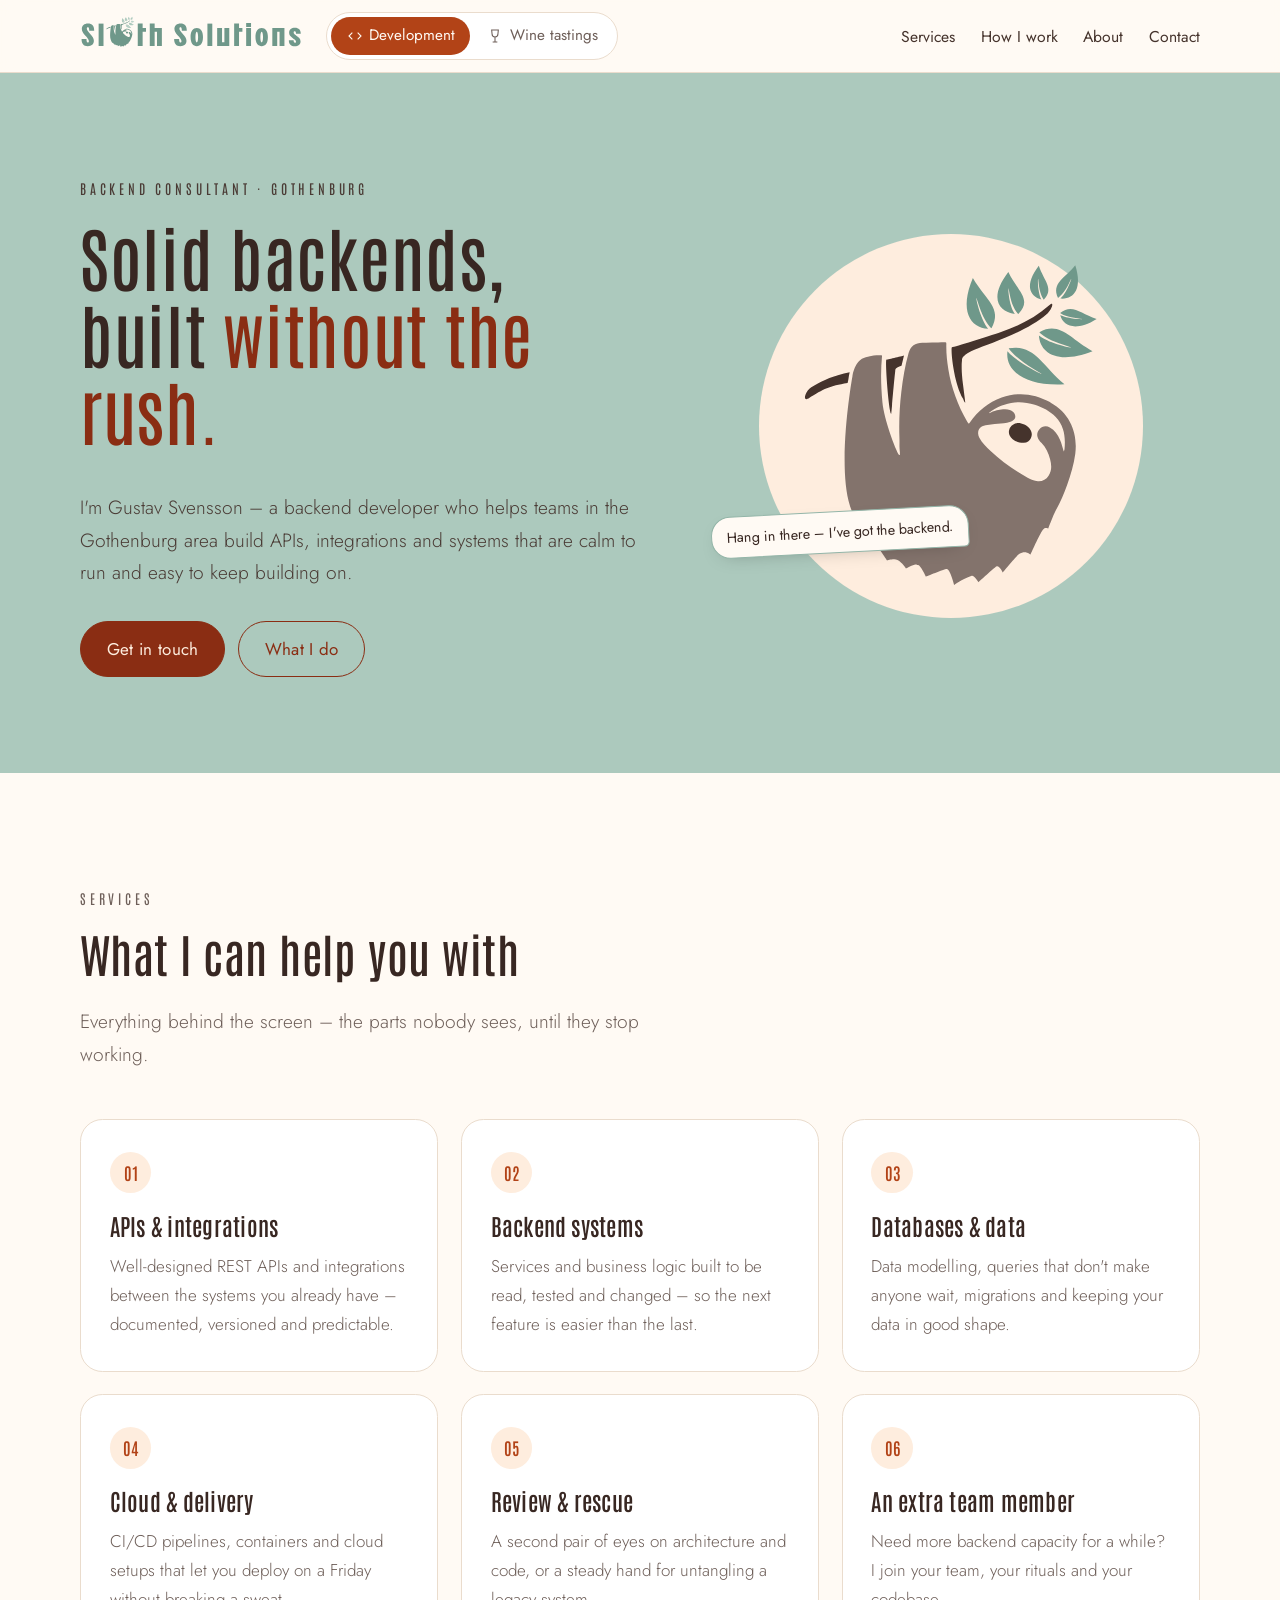
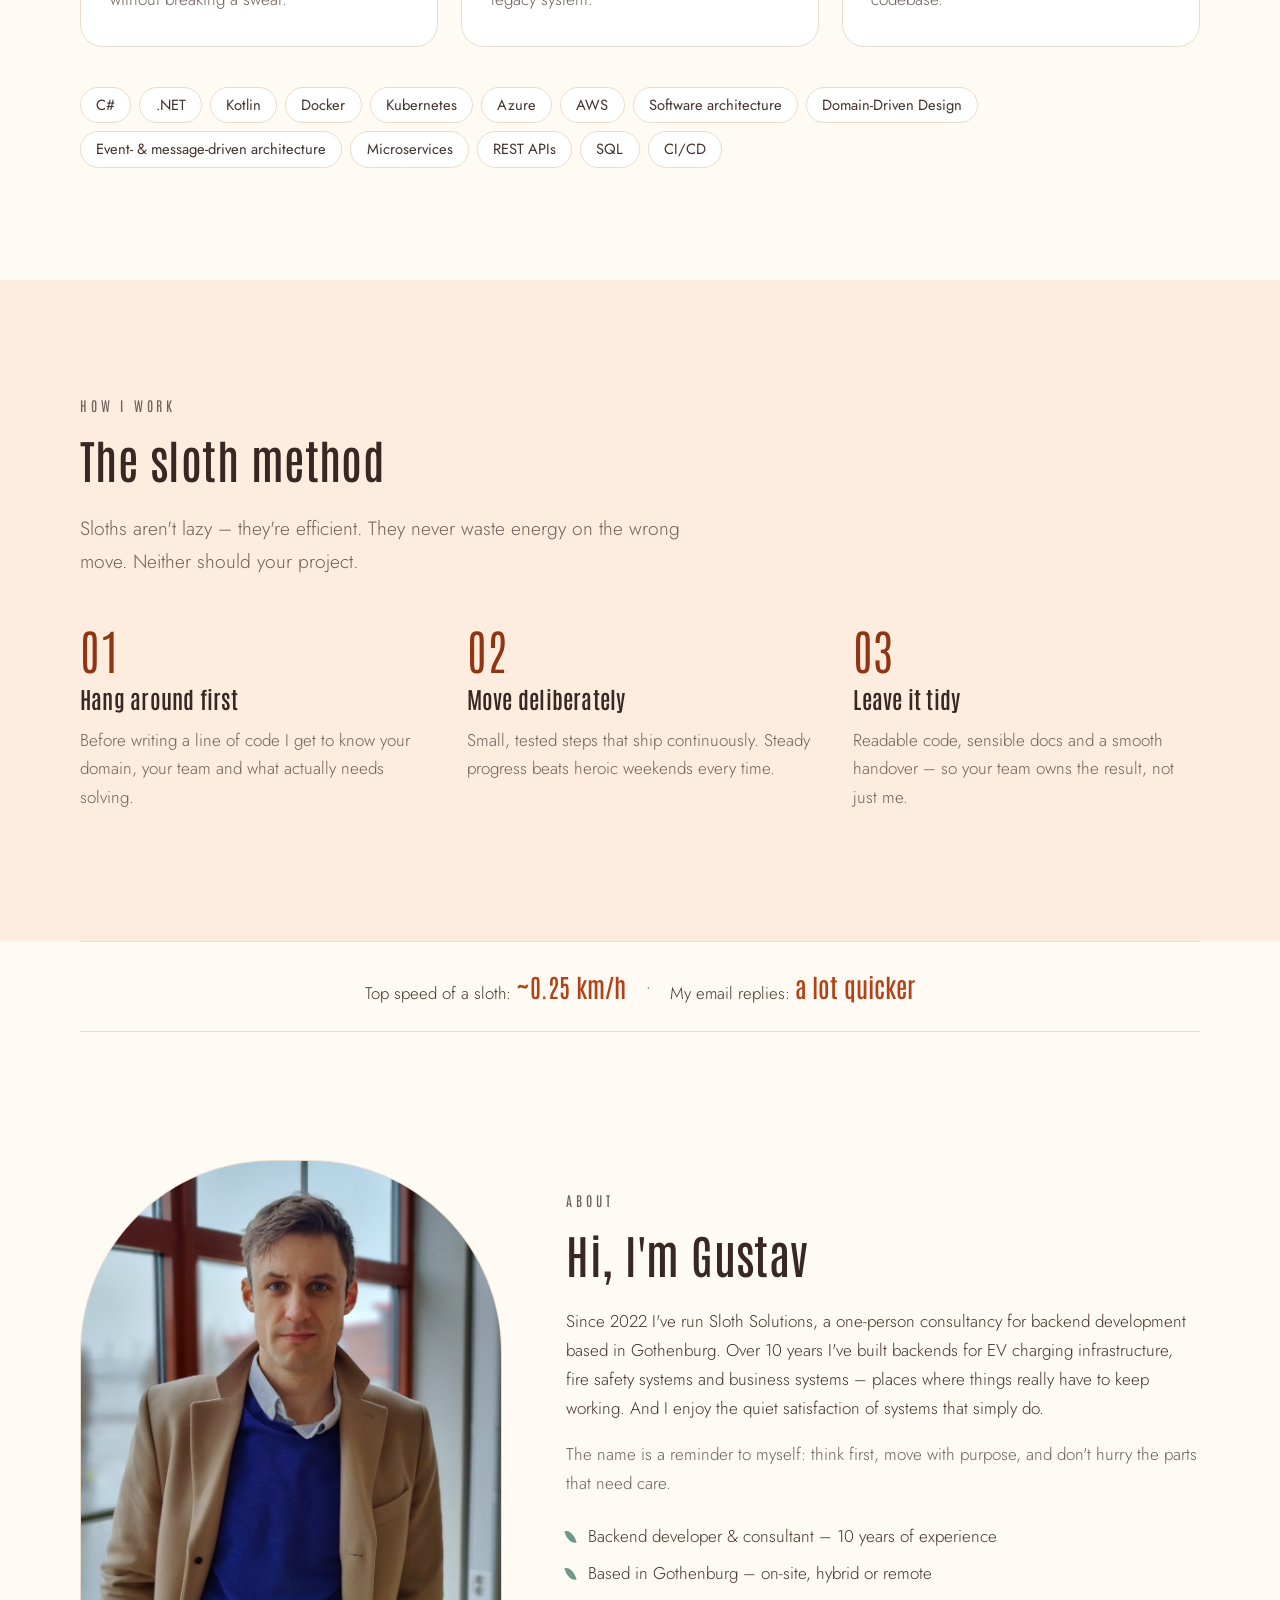
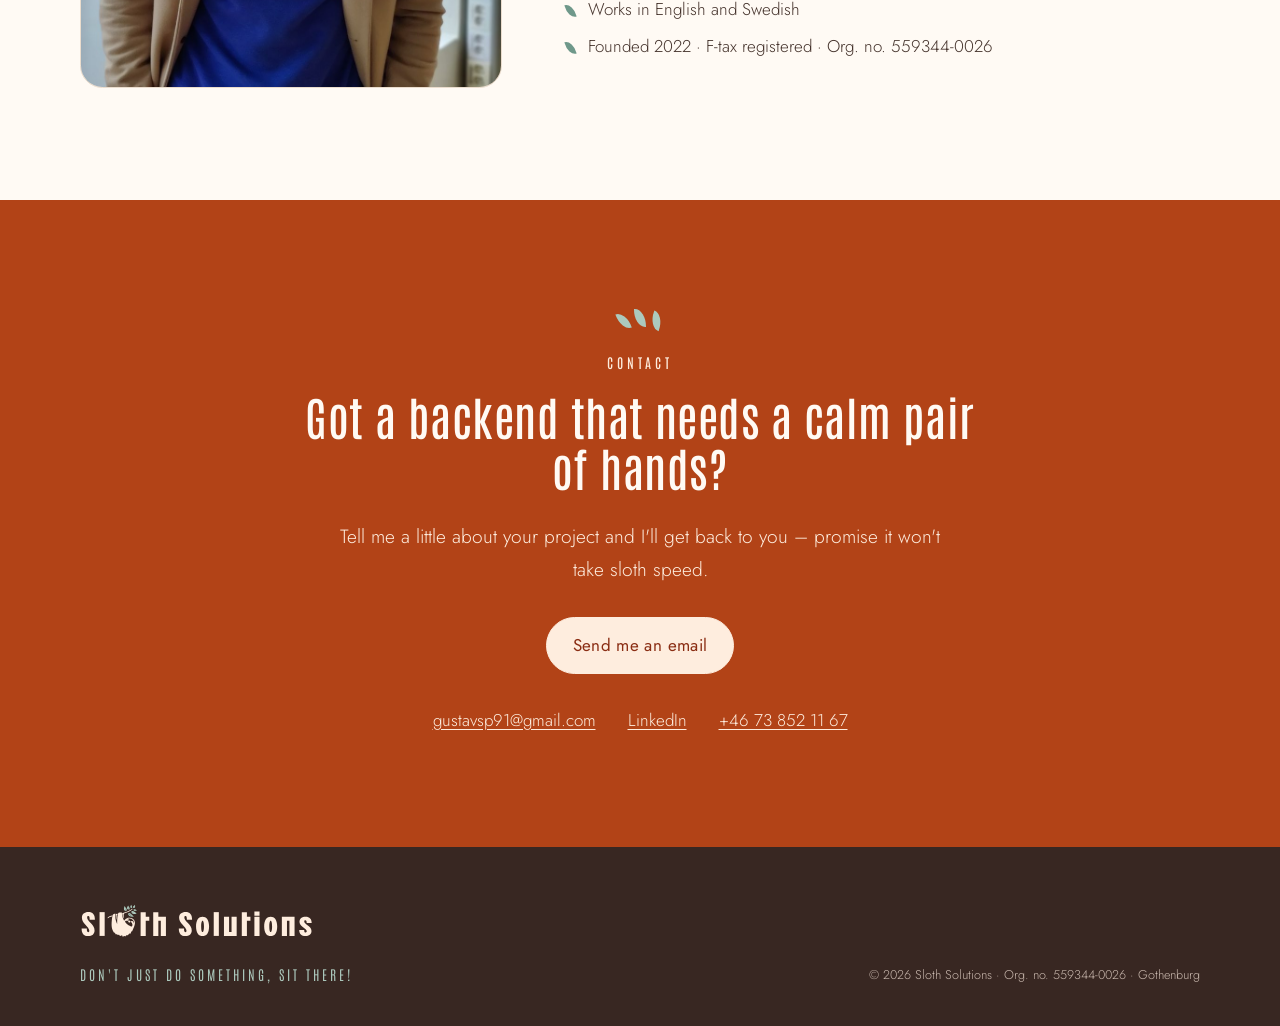
<file: index.html>
<!DOCTYPE html>
<!-- Change data-theme to switch colour theme (see css/themes.css):
     sloth | sage | espresso -->
<html lang="en" data-theme="sloth">
<head>
  <meta charset="utf-8">
  <meta name="viewport" content="width=device-width, initial-scale=1">
  <title>Sloth Solutions – Backend developer in Gothenburg</title>
  <meta name="description" content="Sloth Solutions – Gustav Svensson, backend developer and consultant in Gothenburg. Calm, solid backend development: APIs, integrations, databases and cloud.">
  <link rel="icon" type="image/svg+xml" href="assets/img/logo-figure.svg">

  <!-- Fonts: Antonio (headings, stand-in for BC Ludva) + Jost (body) -->
  <link rel="preconnect" href="https://fonts.googleapis.com">
  <link rel="preconnect" href="https://fonts.gstatic.com" crossorigin>
  <link href="https://fonts.googleapis.com/css2?family=Antonio:wght@300;400;500;600&family=Jost:wght@300;400;500&display=swap" rel="stylesheet">

  <link rel="stylesheet" href="css/themes.css">
  <link rel="stylesheet" href="css/style.css">
</head>
<body>

<!-- ============================================================
     HEADER: logo, the two "tabs" and the section links
     ============================================================ -->
<header class="site-header">
  <nav class="container nav" aria-label="Main">
    <a class="brand" href="index.html">
      <img class="logo-on-light" src="assets/img/logotext-green.svg" alt="Sloth Solutions">
      <img class="logo-on-dark" src="assets/img/logotext-beige.svg" alt="Sloth Solutions">
    </a>

    <!-- The two tabs. aria-current="page" marks the active one. -->
    <div class="tabs">
      <a href="index.html" aria-current="page">
        <svg viewBox="0 0 24 24" fill="none" stroke="currentColor" stroke-width="1.6" aria-hidden="true"><path d="M8 7l-5 5 5 5M16 7l5 5-5 5"/></svg>
        Development
      </a>
      <a href="wine.html">
        <svg viewBox="0 0 24 24" fill="none" stroke="currentColor" stroke-width="1.6" aria-hidden="true"><path d="M7 3h10l-.6 6a4.4 4.4 0 0 1-8.8 0L7 3zM12 13.5V21M8.5 21h7"/></svg>
        Wine tastings
      </a>
    </div>

    <button class="menu-toggle" aria-expanded="false" aria-controls="nav-links">Menu</button>
    <ul class="nav-links" id="nav-links">
      <li><a href="#services">Services</a></li>
      <li><a href="#method">How I work</a></li>
      <li><a href="#about">About</a></li>
      <li><a href="#contact">Contact</a></li>
    </ul>
  </nav>
</header>

<main>

<!-- ============================================================
     HERO
     ============================================================ -->
<section class="hero" data-theme="poster">
  <div class="container hero-grid">
    <div class="reveal">
      <span class="eyebrow">Backend consultant · Gothenburg</span>
      <h1>Solid backends,<br>built <em>without the rush.</em></h1>
      <p class="lead">
        I'm Gustav Svensson – a backend developer who helps teams in the Gothenburg area
        build APIs, integrations and systems that are calm to run and easy to keep building on.
      </p>
      <div class="btn-row">
        <a class="btn btn--primary" href="#contact">Get in touch</a>
        <a class="btn btn--ghost" href="#services">What I do</a>
      </div>
    </div>

    <div class="hero-art" aria-hidden="true">
      <img class="sloth" src="assets/img/logo-figure.svg" alt="">
      <span class="bubble">Hang in there – I've got the backend.</span>
    </div>
  </div>
</section>

<!-- ============================================================
     SERVICES – copy a <article class="card"> block to add one
     ============================================================ -->
<section class="section" id="services">
  <div class="container">
    <div class="section-head reveal">
      <span class="eyebrow">Services</span>
      <h2>What I can help you with</h2>
      <p class="lead">Everything behind the screen – the parts nobody sees, until they stop working.</p>
    </div>

    <div class="cards">
      <article class="card reveal">
        <div class="icon">01</div>
        <h3>APIs &amp; integrations</h3>
        <p>Well-designed REST APIs and integrations between the systems you already have – documented, versioned and predictable.</p>
      </article>

      <article class="card reveal">
        <div class="icon">02</div>
        <h3>Backend systems</h3>
        <p>Services and business logic built to be read, tested and changed – so the next feature is easier than the last.</p>
      </article>

      <article class="card reveal">
        <div class="icon">03</div>
        <h3>Databases &amp; data</h3>
        <p>Data modelling, queries that don't make anyone wait, migrations and keeping your data in good shape.</p>
      </article>

      <article class="card reveal">
        <div class="icon">04</div>
        <h3>Cloud &amp; delivery</h3>
        <p>CI/CD pipelines, containers and cloud setups that let you deploy on a Friday without breaking a sweat.</p>
      </article>

      <article class="card reveal">
        <div class="icon">05</div>
        <h3>Review &amp; rescue</h3>
        <p>A second pair of eyes on architecture and code, or a steady hand for untangling a legacy system.</p>
      </article>

      <article class="card reveal">
        <div class="icon">06</div>
        <h3>An extra team member</h3>
        <p>Need more backend capacity for a while? I join your team, your rituals and your codebase.</p>
      </article>
    </div>

    <!-- Technologies & topics – one <li> per chip, add/remove freely -->
    <ul class="chips reveal" aria-label="Technologies and topics">
      <li>C#</li>
      <li>.NET</li>
      <li>Kotlin</li>
      <li>Docker</li>
      <li>Kubernetes</li>
      <li>Azure</li>
      <li>AWS</li>
      <li>Software architecture</li>
      <li>Domain-Driven Design</li>
      <li>Event- &amp; message-driven architecture</li>
      <li>Microservices</li>
      <li>REST APIs</li>
      <li>SQL</li>
      <li>CI/CD</li>
    </ul>
  </div>
</section>

<!-- ============================================================
     HOW I WORK – "the sloth method"
     ============================================================ -->
<section class="section section--alt" id="method">
  <div class="container">
    <div class="section-head reveal">
      <span class="eyebrow">How I work</span>
      <h2>The sloth method</h2>
      <p class="lead">Sloths aren't lazy – they're efficient. They never waste energy on the wrong move. Neither should your project.</p>
    </div>

    <div class="steps">
      <div class="step reveal">
        <h3>Hang around first</h3>
        <p>Before writing a line of code I get to know your domain, your team and what actually needs solving.</p>
      </div>
      <div class="step reveal">
        <h3>Move deliberately</h3>
        <p>Small, tested steps that ship continuously. Steady progress beats heroic weekends every time.</p>
      </div>
      <div class="step reveal">
        <h3>Leave it tidy</h3>
        <p>Readable code, sensible docs and a smooth handover – so your team owns the result, not just me.</p>
      </div>
    </div>
  </div>
</section>

<!-- Fun fact strip -->
<div class="container">
  <p class="funfact reveal">
    <span>Top speed of a sloth: <b>~0.25 km/h</b></span>
    <span aria-hidden="true">·</span>
    <span>My email replies: <b>a lot quicker</b></span>
  </p>
</div>

<!-- ============================================================
     ABOUT
     ============================================================ -->
<section class="section" id="about">
  <div class="container about-grid">
    <!-- Photo: gustav-web.jpg is a resized copy of gustav.jpg (900 px wide, ~95 KB) -->
    <div class="portrait reveal">
      <img src="assets/img/gustav-web.jpg" alt="Gustav Svensson" width="900" height="1197" loading="lazy">
    </div>

    <div class="reveal">
      <span class="eyebrow">About</span>
      <h2>Hi, I'm Gustav</h2>
      <p>
        Since 2022 I've run Sloth Solutions, a one-person consultancy for backend development based in Gothenburg.
        Over 10 years I've built backends for EV charging infrastructure, fire safety systems
        and business systems – places where things really have to keep working. And I enjoy
        the quiet satisfaction of systems that simply do.
      </p>
      <p class="muted">
        The name is a reminder to myself: think first, move with purpose, and don't hurry
        the parts that need care.
      </p>
      <ul class="facts">
        <li>Backend developer &amp; consultant – 10 years of experience</li>
        <li>Based in Gothenburg – on-site, hybrid or remote</li>
        <li>Works in English and Swedish</li>
        <li>Founded 2022 · F-tax registered · Org. no. 559344-0026</li>
      </ul>
    </div>
  </div>
</section>

<!-- ============================================================
     CONTACT
     ============================================================ -->
<section class="section cta" id="contact" data-theme="rust">
  <div class="container narrow reveal">
    <div class="leaves" aria-hidden="true"><span></span><span></span><span></span></div>
    <span class="eyebrow">Contact</span>
    <h2>Got a backend that needs a calm pair of hands?</h2>
    <p class="lead">Tell me a little about your project and I'll get back to you – promise it won't take sloth speed.</p>
    <div class="btn-row">
      <a class="btn btn--primary" href="mailto:gustavsp91@gmail.com?subject=Backend%20project">Send me an email</a>
    </div>
    <ul class="contact-list">
      <li><a href="mailto:gustavsp91@gmail.com">gustavsp91@gmail.com</a></li>
      <li><a href="https://www.linkedin.com/in/gustav-svensson-63603567/" target="_blank" rel="noopener">LinkedIn</a></li>
      <li><a href="tel:+46738521167">+46 73 852 11 67</a></li>
    </ul>
  </div>
</section>

</main>

<!-- ============================================================
     FOOTER
     ============================================================ -->
<footer class="site-footer" data-theme="espresso">
  <div class="container footer-grid">
    <div>
      <img class="logo-on-dark" src="assets/img/logotext-beige.svg" alt="Sloth Solutions">
      <p class="tagline">Don't just do something, sit there!</p>
    </div>
    <small>© <span data-year></span> Sloth Solutions · Org. no. 559344-0026 · Gothenburg</small>
  </div>
</footer>

<script src="js/main.js"></script>
</body>
</html>
</file>
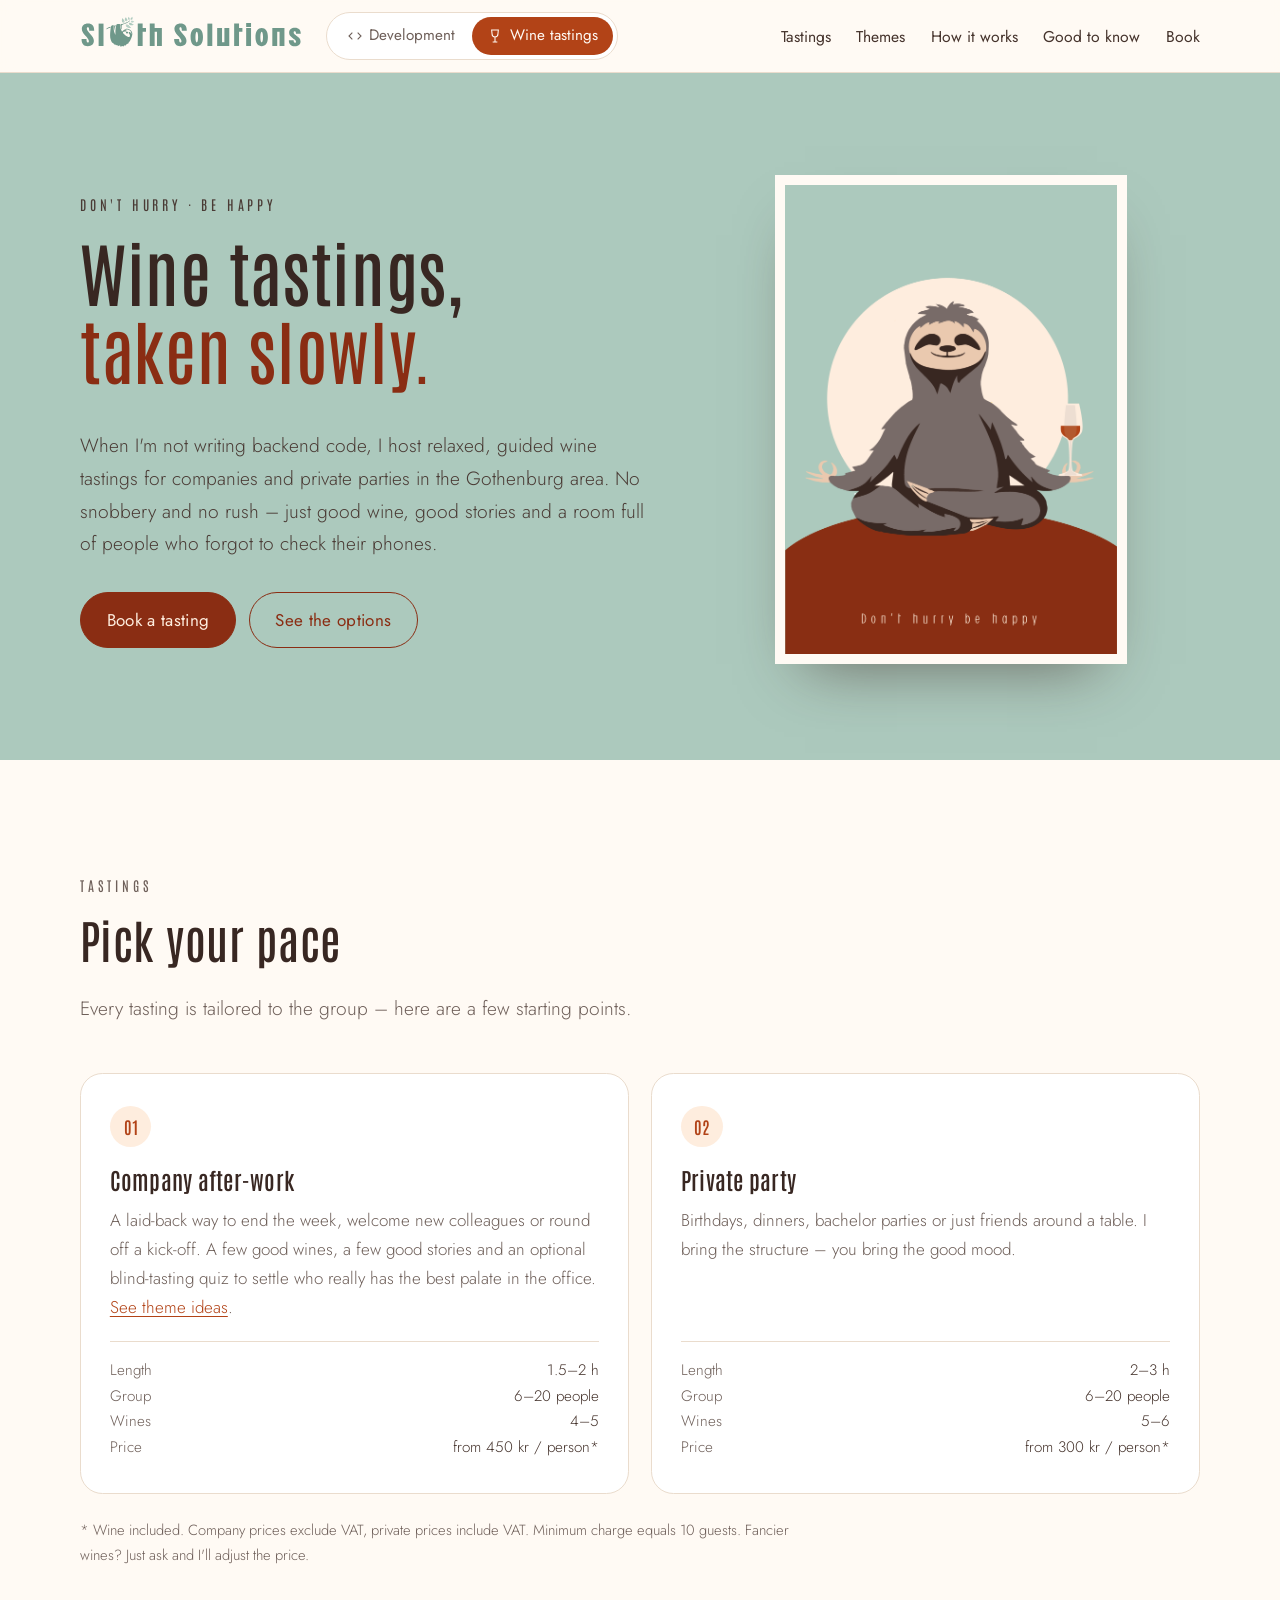
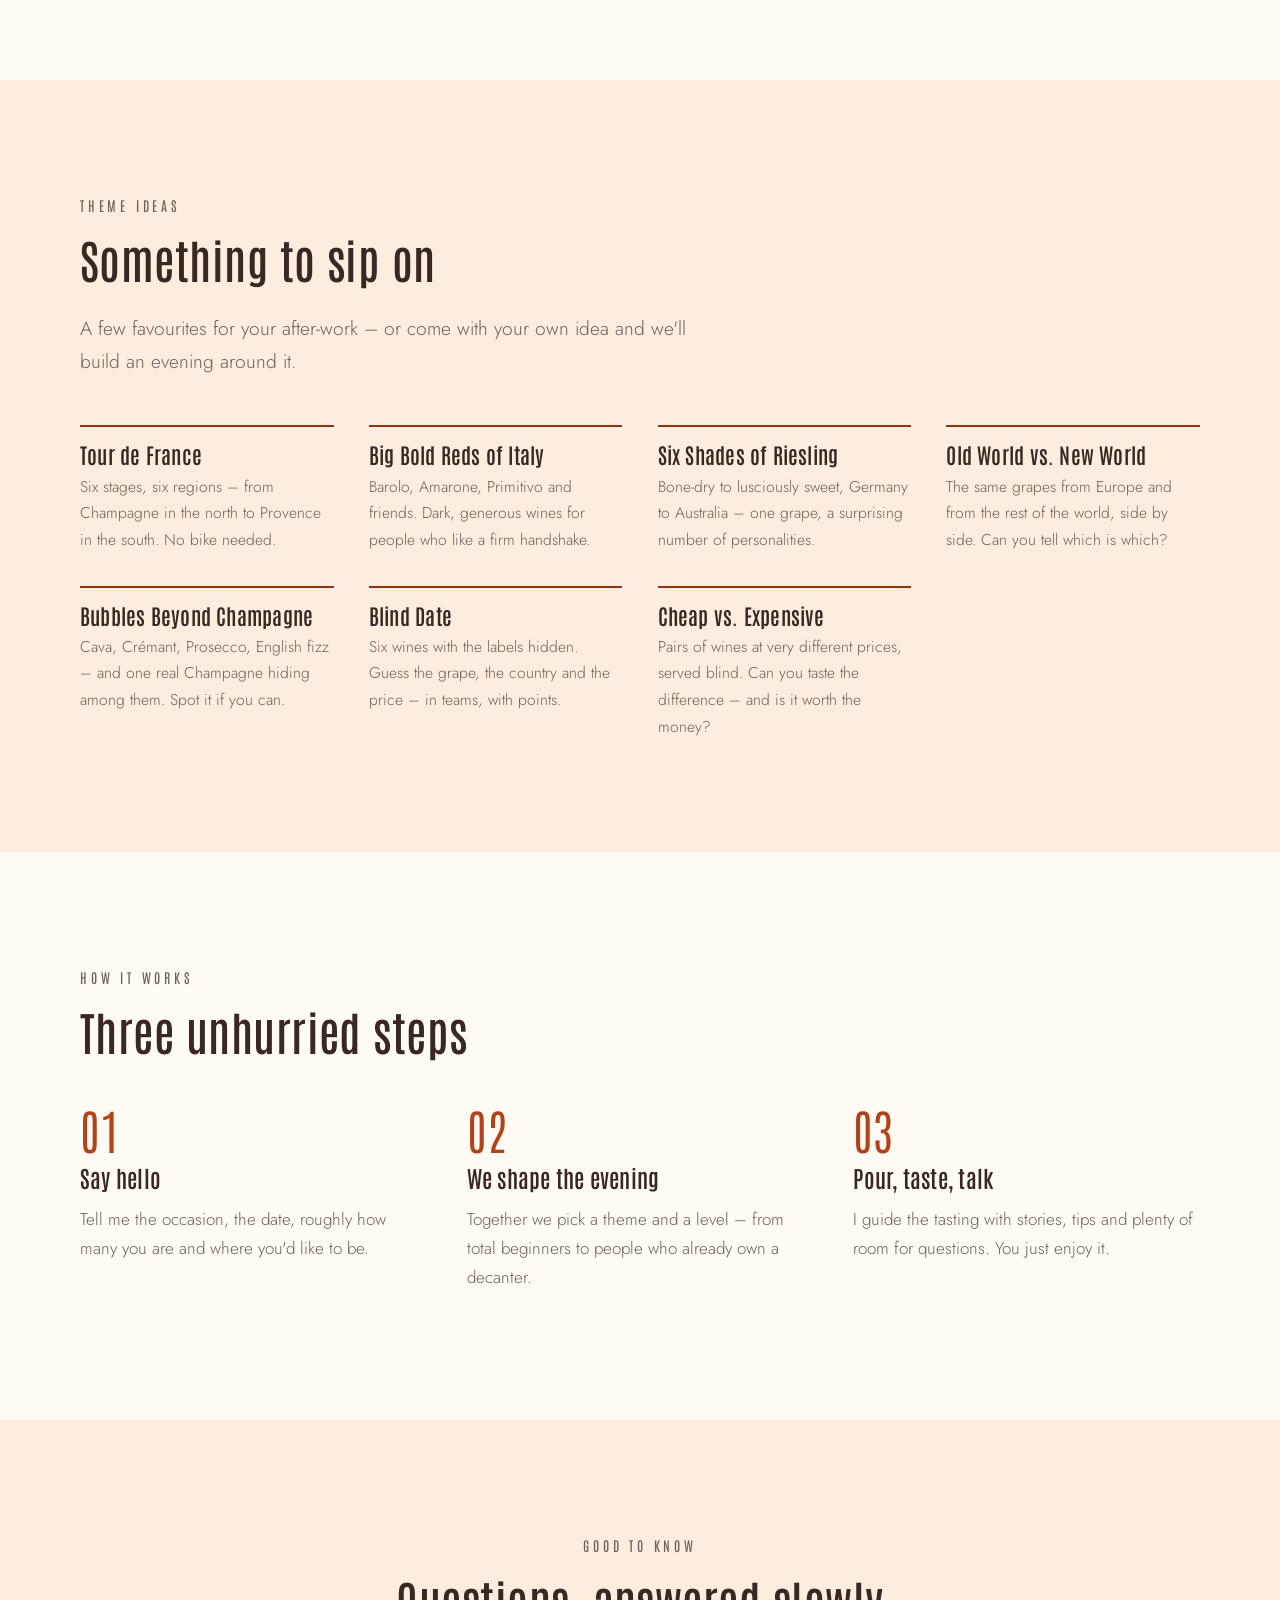
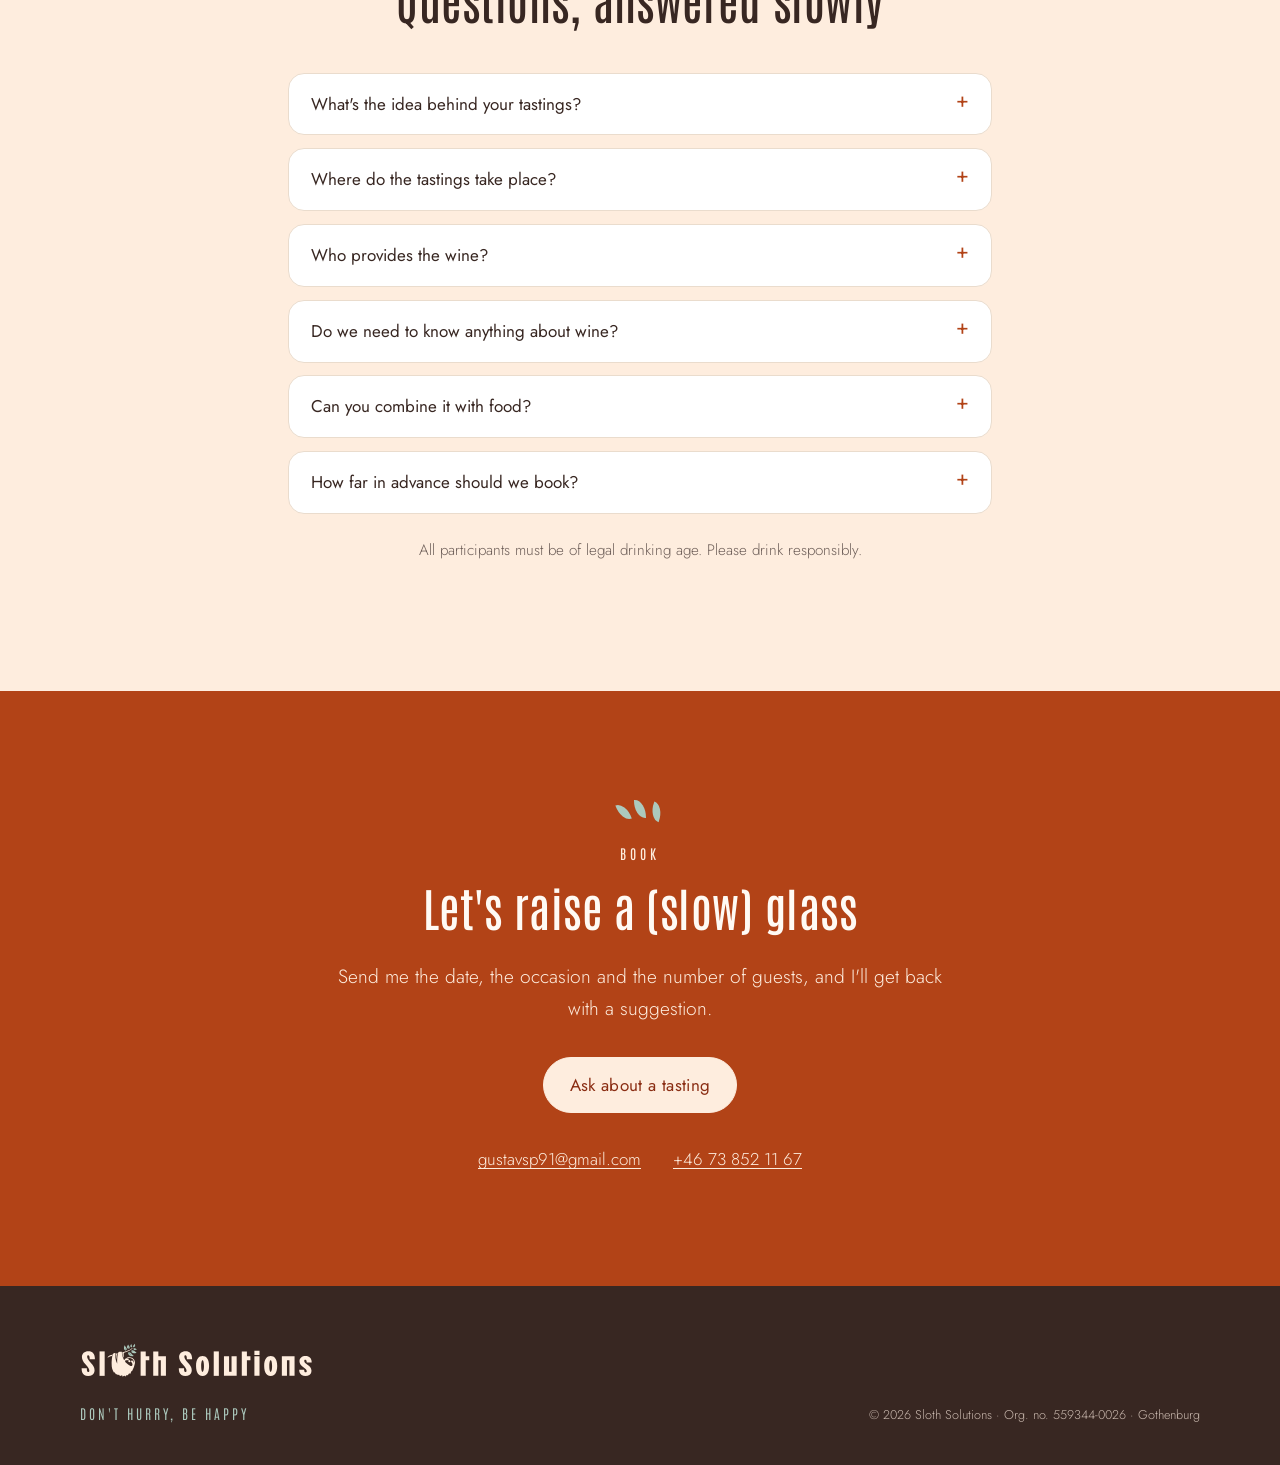
<file: wine.html>
<!DOCTYPE html>
<html lang="en" data-theme="sloth">
<head>
  <meta charset="utf-8">
  <meta name="viewport" content="width=device-width, initial-scale=1">
  <title>Wine tastings – Sloth Solutions</title>
  <meta name="description" content="Relaxed, guided wine tastings for companies and private parties in the Gothenburg area, hosted by Gustav Svensson of Sloth Solutions.">
  <link rel="icon" type="image/svg+xml" href="assets/img/logo-figure.svg">

  <link rel="preconnect" href="https://fonts.googleapis.com">
  <link rel="preconnect" href="https://fonts.gstatic.com" crossorigin>
  <link href="https://fonts.googleapis.com/css2?family=Antonio:wght@300;400;500;600&family=Jost:wght@300;400;500&display=swap" rel="stylesheet">

  <link rel="stylesheet" href="css/themes.css">
  <link rel="stylesheet" href="css/style.css">
</head>
<body>

<!-- ============================================================
     HEADER (same as index.html, but the wine tab is active)
     ============================================================ -->
<header class="site-header">
  <nav class="container nav" aria-label="Main">
    <a class="brand" href="index.html">
      <img class="logo-on-light" src="assets/img/logotext-green.svg" alt="Sloth Solutions">
      <img class="logo-on-dark" src="assets/img/logotext-beige.svg" alt="Sloth Solutions">
    </a>

    <div class="tabs">
      <a href="index.html">
        <svg viewBox="0 0 24 24" fill="none" stroke="currentColor" stroke-width="1.6" aria-hidden="true"><path d="M8 7l-5 5 5 5M16 7l5 5-5 5"/></svg>
        Development
      </a>
      <a href="wine.html" aria-current="page">
        <svg viewBox="0 0 24 24" fill="none" stroke="currentColor" stroke-width="1.6" aria-hidden="true"><path d="M7 3h10l-.6 6a4.4 4.4 0 0 1-8.8 0L7 3zM12 13.5V21M8.5 21h7"/></svg>
        Wine tastings
      </a>
    </div>

    <button class="menu-toggle" aria-expanded="false" aria-controls="nav-links">Menu</button>
    <ul class="nav-links" id="nav-links">
      <li><a href="#formats">Tastings</a></li>
      <li><a href="#themes">Themes</a></li>
      <li><a href="#how">How it works</a></li>
      <li><a href="#faq">Good to know</a></li>
      <li><a href="#book">Book</a></li>
    </ul>
  </nav>
</header>

<main>

<!-- ============================================================
     HERO – with the poster
     ============================================================ -->
<section class="hero" data-theme="poster">
  <div class="container hero-grid">
    <div class="reveal">
      <span class="eyebrow">Don't hurry · be happy</span>
      <h1>Wine tastings,<br><em>taken slowly.</em></h1>
      <p class="lead">
        When I'm not writing backend code, I host relaxed, guided wine tastings for companies
        and private parties in the Gothenburg area. No snobbery and no rush – just good wine,
        good stories and a room full of people who forgot to check their phones.
      </p>
      <div class="btn-row">
        <a class="btn btn--primary" href="#book">Book a tasting</a>
        <a class="btn btn--ghost" href="#formats">See the options</a>
      </div>
    </div>

    <img class="poster-frame reveal" src="assets/img/poster.png"
         alt="Poster: a smiling sloth meditating with a glass of wine. Text: Don't hurry be happy">
  </div>
</section>

<!-- ============================================================
     FORMATS – copy an <article class="card"> block to add one.
     ============================================================ -->
<section class="section" id="formats">
  <div class="container">
    <div class="section-head reveal">
      <span class="eyebrow">Tastings</span>
      <h2>Pick your pace</h2>
      <p class="lead">Every tasting is tailored to the group – here are a few starting points.</p>
    </div>

    <div class="cards">
      <article class="card reveal">
        <div class="icon">01</div>
        <h3>Company after-work</h3>
        <p>A laid-back way to end the week, welcome new colleagues or round off a kick-off. A few good wines, a few good stories and an optional blind-tasting quiz to settle who really has the best palate in the office. <a href="#themes">See theme ideas</a>.</p>
        <ul class="meta">
          <li><span>Length</span><span>1.5–2 h</span></li>
          <li><span>Group</span><span>6–20 people</span></li>
          <li><span>Wines</span><span>4–5</span></li>
          <li><span>Price</span><span>from 450 kr / person*</span></li>
        </ul>
      </article>

      <article class="card reveal">
        <div class="icon">02</div>
        <h3>Private party</h3>
        <p>Birthdays, dinners, bachelor parties or just friends around a table. I bring the structure – you bring the good mood.</p>
        <ul class="meta">
          <li><span>Length</span><span>2–3 h</span></li>
          <li><span>Group</span><span>6–20 people</span></li>
          <li><span>Wines</span><span>5–6</span></li>
          <li><span>Price</span><span>from 300 kr / person*</span></li>
        </ul>
      </article>
    </div>

    <!-- Price note – update together with the prices on the cards above -->
    <p class="muted reveal price-note">
      * Wine included. Company prices exclude VAT, private prices include VAT.
      Minimum charge equals 10 guests.
      Fancier wines? Just ask and I'll adjust the price.
    </p>
  </div>
</section>

<!-- ============================================================
     THEME IDEAS – copy an <article class="theme"> block to add one
     ============================================================ -->
<section class="section section--alt" id="themes">
  <div class="container">
    <div class="section-head reveal">
      <span class="eyebrow">Theme ideas</span>
      <h2>Something to sip on</h2>
      <p class="lead">A few favourites for your after-work – or come with your own idea and we'll build an evening around it.</p>
    </div>
    <div class="themes">
      <article class="theme reveal">
        <h3>Tour de France</h3>
        <p>Six stages, six regions – from Champagne in the north to Provence in the south. No bike needed.</p>
      </article>
      <article class="theme reveal">
        <h3>Big Bold Reds of Italy</h3>
        <p>Barolo, Amarone, Primitivo and friends. Dark, generous wines for people who like a firm handshake.</p>
      </article>
      <article class="theme reveal">
        <h3>Six Shades of Riesling</h3>
        <p>Bone-dry to lusciously sweet, Germany to Australia – one grape, a surprising number of personalities.</p>
      </article>
      <article class="theme reveal">
        <h3>Old World vs. New World</h3>
        <p>The same grapes from Europe and from the rest of the world, side by side. Can you tell which is which?</p>
      </article>
      <article class="theme reveal">
        <h3>Bubbles Beyond Champagne</h3>
        <p>Cava, Crémant, Prosecco, English fizz – and one real Champagne hiding among them. Spot it if you can.</p>
      </article>
      <article class="theme reveal">
        <h3>Blind Date</h3>
        <p>Six wines with the labels hidden. Guess the grape, the country and the price – in teams, with points.</p>
      </article>
      <article class="theme reveal">
        <h3>Cheap vs. Expensive</h3>
        <p>Pairs of wines at very different prices, served blind. Can you taste the difference – and is it worth the money?</p>
      </article>
    </div>
  </div>
</section>

<!-- ============================================================
     HOW IT WORKS
     ============================================================ -->
<section class="section" id="how">
  <div class="container">
    <div class="section-head reveal">
      <span class="eyebrow">How it works</span>
      <h2>Three unhurried steps</h2>
    </div>
    <div class="steps">
      <div class="step reveal">
        <h3>Say hello</h3>
        <p>Tell me the occasion, the date, roughly how many you are and where you'd like to be.</p>
      </div>
      <div class="step reveal">
        <h3>We shape the evening</h3>
        <p>Together we pick a theme and a level – from total beginners to people who already own a decanter.</p>
      </div>
      <div class="step reveal">
        <h3>Pour, taste, talk</h3>
        <p>I guide the tasting with stories, tips and plenty of room for questions. You just enjoy it.</p>
      </div>
    </div>
  </div>
</section>

<!-- ============================================================
     FAQ – copy a <details> block to add a question.
     ============================================================ -->
<section class="section section--alt" id="faq">
  <div class="container narrow">
    <div class="section-head reveal center" style="text-align:center">
      <span class="eyebrow">Good to know</span>
      <h2>Questions, answered slowly</h2>
    </div>
    <div class="faq reveal">
      <details>
        <summary>What's the idea behind your tastings?</summary>
        <p>To take the snobbery out of wine. Wine is made to be enjoyed, there are no right answers and all taste is subjective. I'll share what's generally true about a wine and what I taste in the glass – but what you taste is just as valid. Most of all, I want everyone to have a fun night.</p>
      </details>
      <details>
        <summary>Where do the tastings take place?</summary>
        <p>At your office, your home or a venue of your choice in the Gothenburg area.</p>
      </details>
      <details>
        <summary>Who provides the wine?</summary>
        <p>I do. I pick the wines based on what you'd like – a favourite region, a grape you've always wanted to try, or simply "surprise us" – and bring everything to the tasting. The wine is included in the price.</p>
      </details>
      <details>
        <summary>Do we need to know anything about wine?</summary>
        <p>Not at all. The tastings are made for curious people, not experts. If there are enthusiasts in the group, they'll find something new too.</p>
      </details>
      <details>
        <summary>Can you combine it with food?</summary>
        <p>I don't provide food, but if you already have something planned I can adjust the wines to suit it, or suggest a few easy things to serve alongside.</p>
      </details>
      <details>
        <summary>How far in advance should we book?</summary>
        <p>A few weeks ahead is ideal, especially around Christmas and during the spring party season.</p>
      </details>
    </div>
    <p class="muted center" style="text-align:center; margin-top:1.5rem; font-size:.95rem">
      All participants must be of legal drinking age. Please drink responsibly.
    </p>
  </div>
</section>

<!-- ============================================================
     BOOK
     ============================================================ -->
<section class="section cta" id="book" data-theme="rust">
  <div class="container narrow reveal">
    <div class="leaves" aria-hidden="true"><span></span><span></span><span></span></div>
    <span class="eyebrow">Book</span>
    <h2>Let's raise a (slow) glass</h2>
    <p class="lead">Send me the date, the occasion and the number of guests, and I'll get back with a suggestion.</p>
    <div class="btn-row">
      <a class="btn btn--primary" href="mailto:gustavsp91@gmail.com?subject=Wine%20tasting%20enquiry">Ask about a tasting</a>
    </div>
    <ul class="contact-list">
      <li><a href="mailto:gustavsp91@gmail.com">gustavsp91@gmail.com</a></li>
      <li><a href="tel:+46738521167">+46 73 852 11 67</a></li>
    </ul>
  </div>
</section>

</main>

<!-- ============================================================
     FOOTER
     ============================================================ -->
<footer class="site-footer" data-theme="espresso">
  <div class="container footer-grid">
    <div>
      <img class="logo-on-dark" src="assets/img/logotext-beige.svg" alt="Sloth Solutions">
      <p class="tagline">Don't hurry, be happy</p>
    </div>
    <small>© <span data-year></span> Sloth Solutions · Org. no. 559344-0026 · Gothenburg</small>
  </div>
</footer>

<script src="js/main.js"></script>
</body>
</html>
</file>
<file: css/themes.css>
/* =====================================================================
   themes.css – ALL colours for the site live here.

   How it works:
   - Each theme is a block of CSS custom properties (variables).
   - Switch the whole site by changing data-theme on <html>
       <html lang="en" data-theme="sloth">
   - A single section can use another theme by giving it its own
     data-theme, e.g. <header class="hero" data-theme="poster">.
   - style.css only uses these variables, never hard-coded colours.
   - Preview all themes by opening the site with ?themes in the URL.

   Brand palette (from the graphic profile):
     rust      #b24317   cream     #feedde   sage light #acc9bd
     sage      #6f988a   taupe     #83736c   espresso   #382722
   ===================================================================== */

/* ---------- sloth (default): warm white page, cream alternating sections ---------- */
:root,
[data-theme="sloth"] {
  --bg: #fffaf4;            /* page background */
  --bg-alt: #feedde;        /* alternating sections (.section--alt) */
  --surface: #ffffff;       /* cards */
  --text: #45332c;          /* body text */
  --text-muted: #6e5f59;    /* secondary text */
  --heading: #382722;       /* headings */
  --accent: #b24317;        /* links, buttons (rust) */
  --accent-strong: #8f3512; /* hover */
  --accent-soft: #feedde;   /* soft tints, chips */
  --on-accent: #fffaf4;     /* text on accent buttons */
  --line: #eadccd;          /* thin borders */
  --alt-text-muted: #6e5f59;/* muted text inside .section--alt */
  --alt-accent: #8f3512;    /* accent inside .section--alt */

  /* optional extras (other themes fall back to these via var(--x, fallback)) */
  --leaf: #6f988a;          /* decorative leaves / green details (not for text) */
  --green-text: #4f7568;    /* green that is dark enough for text */
  --sun: #feedde;           /* the "sun" circle behind the sloth */
  --logo-light-display: inline-block; /* logo for light backgrounds */
  --logo-dark-display: none;          /* logo for dark backgrounds  */
}

/* ---------- sage: same as sloth but sections alternate with sage green ---------- */
[data-theme="sage"] {
  --bg: #fffaf4;
  --bg-alt: #acc9bd;
  --surface: #ffffff;
  --text: #45332c;
  --text-muted: #6e5f59;
  --heading: #382722;
  --accent: #b24317;
  --accent-strong: #8f3512;
  --accent-soft: #feedde;
  --on-accent: #fffaf4;
  --line: #eadccd;
  --alt-text-muted: #4a3b35;
  --alt-accent: #8a2d13;
}

/* ---------- espresso: dark brown, cream text (also used for the footer) ---------- */
[data-theme="espresso"] {
  --bg: #382722;
  --bg-alt: #45332c;
  --surface: #45332c;
  --text: #feedde;
  --text-muted: #c9b8ae;
  --heading: #feedde;
  --accent: #acc9bd;
  --accent-strong: #d3e5dc;
  --accent-soft: #4d3b33;
  --on-accent: #382722;
  --line: #5a463e;
  --alt-text-muted: #c9b8ae;
  --alt-accent: #acc9bd;
  --sun: #45332c;
  --logo-light-display: none;
  --logo-dark-display: inline-block;
}

/* ---------- poster: the wine poster colours (sage sky, cream sun, dark rust) ---------- */
[data-theme="poster"] {
  --bg: #acc9bd;
  --bg-alt: #feedde;
  --surface: #fffaf4;
  --text: #382722;
  --text-muted: #4a3b35;
  --heading: #382722;
  --accent: #8a2d13;
  --accent-strong: #6e220e;
  --accent-soft: #feedde;
  --on-accent: #feedde;
  --line: #93b5a8;
  --alt-text-muted: #6e5f59;
  --alt-accent: #8f3512;
  --sun: #feedde;
}

/* ---------- rust: strong call-to-action bands ---------- */
[data-theme="rust"] {
  --bg: #b24317;
  --bg-alt: #8a2d13;
  --surface: #9e3a13;
  --text: #feedde;
  --text-muted: #feedde;
  --heading: #fffaf4;
  --accent: #feedde;
  --accent-strong: #ffffff;
  --accent-soft: #9e3a13;
  --on-accent: #8a2d13;
  --line: #c9653d;
  --alt-text-muted: #feedde;
  --alt-accent: #feedde;
  --leaf: #acc9bd;
  --sun: #c9653d;
}
</file>
<file: css/style.css>
/* =====================================================================
   style.css – layout and typography.
   Uses ONLY colour variables from themes.css, so changing a theme
   never requires touching this file.

   Fonts (Google Fonts, see <head>):
   - Antonio: tall, condensed display font – a free stand-in for
     "BC Ludva" from the graphic profile.
   - Jost: light, friendly body text.
   ===================================================================== */

/* ---------- Basics ---------- */
*, *::before, *::after { box-sizing: border-box; }

html { scroll-behavior: smooth; scroll-padding-top: 5rem; }

body {
  margin: 0;
  font-family: "Jost", system-ui, -apple-system, "Segoe UI", sans-serif;
  font-weight: 300;
  font-size: 1.0625rem;
  line-height: 1.7;
  -webkit-font-smoothing: antialiased;
}

/* Anything with a theme gets that theme's background + text colour.
   (This is what makes <section data-theme="rust"> work.) */
[data-theme], body {
  background: var(--bg);
  color: var(--text);
}

img, svg { max-width: 100%; display: block; }

a { color: var(--accent); text-underline-offset: 3px; }
a:hover { color: var(--accent-strong); }

h1, h2, h3 {
  font-family: "Antonio", "Arial Narrow", sans-serif;
  color: var(--heading);
  font-weight: 500;
  line-height: 1.1;
  letter-spacing: 0.01em;
  margin: 0 0 0.6em;
}
h1 { font-size: clamp(2.6rem, 6vw, 4.4rem); }
h2 { font-size: clamp(2rem, 4vw, 2.9rem); }
h3 { font-size: 1.45rem; font-weight: 600; }

p { margin: 0 0 1em; }
strong { font-weight: 500; }

/* Small spaced-out label above headings – like "D o n ' t  h u r r y" on the poster */
.eyebrow {
  display: inline-block;
  font-family: "Antonio", "Arial Narrow", sans-serif;
  font-weight: 400;
  text-transform: uppercase;
  letter-spacing: 0.28em;
  font-size: 0.85rem;
  color: var(--text-muted);
  margin-bottom: 1rem;
}

.lead { font-size: 1.2rem; color: var(--text-muted); max-width: 38rem; }

.container { width: min(1120px, 100% - 3rem); margin-inline: auto; }
.narrow { max-width: 44rem; }
.center { text-align: center; margin-inline: auto; }

/* Accessibility helper: hidden visually, still read by screen readers */
.sr-only {
  position: absolute; width: 1px; height: 1px; overflow: hidden;
  clip: rect(0 0 0 0); white-space: nowrap;
}

/* ---------- Header / navigation ---------- */
.site-header {
  position: sticky; top: 0; z-index: 50;
  background: color-mix(in srgb, var(--bg) 92%, transparent);
  backdrop-filter: blur(8px);
  border-bottom: 1px solid var(--line);
}
.nav {
  display: flex; align-items: center; gap: 1.5rem;
  min-height: 4.5rem;
}
.brand { flex: 0 0 auto; }
.brand img { height: 2.1rem; width: auto; }
.brand .logo-on-light { display: var(--logo-light-display, inline-block); }
.brand .logo-on-dark  { display: var(--logo-dark-display, none); }

/* The two "tabs": Development | Wine tastings */
.tabs {
  display: inline-flex; padding: 4px; gap: 2px;
  border: 1px solid var(--line); border-radius: 999px;
  background: var(--surface);
}
.tabs a {
  display: inline-flex; align-items: center; gap: 0.4rem;
  padding: 0.35rem 0.95rem; border-radius: 999px;
  font-size: 0.95rem; font-weight: 400; text-decoration: none;
  color: var(--text-muted);
  transition: background 0.3s, color 0.3s;
}
.tabs a:hover { color: var(--heading); }
.tabs a[aria-current="page"] { background: var(--accent); color: var(--on-accent); }
.tabs svg { width: 1rem; height: 1rem; }

.nav-links {
  display: flex; gap: 1.6rem; margin: 0 0 0 auto; padding: 0; list-style: none;
}
.nav-links a {
  color: var(--text); text-decoration: none; font-weight: 400; font-size: 0.98rem;
  background: linear-gradient(var(--accent), var(--accent)) 0 100% / 0 1px no-repeat;
  transition: background-size 0.4s;
}
.nav-links a:hover { background-size: 100% 1px; color: var(--heading); }

.menu-toggle {
  display: none; margin-left: auto;
  background: none; border: 1px solid var(--line); border-radius: 999px;
  color: var(--heading); font: inherit; font-size: 0.95rem;
  padding: 0.35rem 0.9rem; cursor: pointer;
}

/* ---------- Buttons ---------- */
.btn {
  display: inline-block; padding: 0.8rem 1.6rem; border-radius: 999px;
  font-weight: 400; text-decoration: none; letter-spacing: 0.02em;
  border: 1px solid var(--accent);
  transition: transform 0.3s, background 0.3s, color 0.3s;
}
.btn:hover { transform: translateY(-2px); }
.btn--primary { background: var(--accent); color: var(--on-accent); }
.btn--primary:hover { background: var(--accent-strong); border-color: var(--accent-strong); color: var(--on-accent); }
.btn--ghost { color: var(--accent); background: transparent; }
.btn--ghost:hover { background: var(--accent); color: var(--on-accent); }
.btn-row { display: flex; flex-wrap: wrap; gap: 0.8rem; margin-top: 2rem; }

/* ---------- Hero ---------- */
.hero {
  position: relative; overflow: hidden;
  background: var(--hero-bg, var(--bg));
  padding: clamp(3rem, 8vw, 6.5rem) 0 clamp(3.5rem, 8vw, 6rem);
}
.hero-grid {
  display: grid; grid-template-columns: 1.15fr 1fr; gap: 3rem; align-items: center;
}
.hero h1 em { font-style: normal; color: var(--accent); }

/* Cream "sun" circle behind the sloth – a nod to the poster */
.hero-art { position: relative; display: grid; place-items: center; min-height: 22rem; }
.hero-art::before {
  content: ""; position: absolute; width: min(24rem, 90%); aspect-ratio: 1;
  border-radius: 50%; background: var(--sun, var(--bg-alt));
}
.hero-art .sloth {
  position: relative; width: min(19rem, 75%);
  transform-origin: 60% 12%;           /* pivot around the branch */
  animation: sway 7s ease-in-out infinite;
}
@keyframes sway {
  0%, 100% { transform: rotate(-2.5deg); }
  50%      { transform: rotate(2.5deg); }
}
/* Little speech bubble next to the sloth */
.bubble {
  position: absolute; left: 2%; bottom: 14%;
  background: var(--surface); color: var(--heading);
  border: 1px solid var(--line); border-radius: 1.2rem 1.2rem 0.3rem 1.2rem;
  padding: 0.5rem 0.9rem; font-size: 0.9rem; font-weight: 400;
  box-shadow: 0 6px 20px -12px rgba(0,0,0,.35);
  transform: rotate(-3deg);
}

/* Soft hill at the bottom of the hero (poster motif) */
.hero-hill {
  position: absolute; left: -10%; right: -10%; bottom: -1px; height: 3.5rem;
  background: var(--bg-hill, transparent);
  border-radius: 50% 50% 0 0 / 100% 100% 0 0;
}

/* ---------- Sections ---------- */
.section { padding: clamp(4rem, 9vw, 7rem) 0; }
.section--alt { background: var(--bg-alt); }
.section--alt .eyebrow,
.section--alt .lead,
.section--alt .muted { color: var(--alt-text-muted); }
.section--alt a:not(.btn) { color: var(--alt-accent); }

.section-head { margin-bottom: 3rem; }
.muted { color: var(--text-muted); }

/* Leaf divider (the green leaves from the logo) */
.leaves { display: flex; justify-content: center; gap: 0.35rem; margin: 0 auto 1.2rem; }
.leaves span {
  width: 0.7rem; height: 1.1rem; background: var(--leaf, #6f988a);
  border-radius: 0 100% 0 100%; transform: rotate(-20deg);
}
.leaves span:nth-child(2) { transform: rotate(0deg) translateY(-3px); }
.leaves span:nth-child(3) { transform: rotate(20deg); }

/* ---------- Cards ---------- */
.cards { display: grid; grid-template-columns: repeat(auto-fit, minmax(18rem, 1fr)); gap: 1.4rem; }
.card {
  background: var(--surface); color: var(--text);
  border: 1px solid var(--line); border-radius: 1.4rem;
  padding: 2rem 1.8rem;
  display: flex; flex-direction: column;   /* lets .meta sit at the bottom */
  transition: transform 0.4s, box-shadow 0.4s;
}
.card:hover { transform: translateY(-4px); box-shadow: 0 18px 40px -28px rgba(56,39,34,.55); }
.card p { color: var(--text-muted); margin: 0 0 1.2rem; }
.card p:last-child { margin-bottom: 0; }
.card .icon {
  width: 2.6rem; height: 2.6rem; border-radius: 50%;
  display: grid; place-items: center; margin-bottom: 1.2rem;
  background: var(--accent-soft); color: var(--accent);
  font-family: "Antonio", sans-serif; font-weight: 600;
}
.card .meta {
  list-style: none; padding: 1rem 0 0; margin: 1.2rem 0 0;
  border-top: 1px solid var(--line); font-size: 0.95rem;
  margin-top: auto;   /* align the fact rows across cards */
}
.card .meta li { display: flex; justify-content: space-between; gap: 1rem; }
.card .meta span:first-child { color: var(--text-muted); }

/* Tech stack chips */
.chips { display: flex; flex-wrap: wrap; gap: 0.5rem; list-style: none; padding: 0; margin: 2.5rem 0 0; }
.chips li {
  padding: 0.3rem 0.95rem; border-radius: 999px;
  border: 1px solid var(--line); background: var(--surface);
  font-size: 0.92rem; font-weight: 400;
}

/* ---------- Steps ("the sloth method") ---------- */
.steps { display: grid; grid-template-columns: repeat(3, 1fr); gap: 2.5rem; counter-reset: step; }
.step { position: relative; padding-top: 3.8rem; }
.step::before {
  counter-increment: step; content: "0" counter(step);
  position: absolute; top: 0; left: 0;
  font-family: "Antonio", sans-serif; font-size: 3rem; line-height: 1; font-weight: 300;
  color: var(--accent);
}
.section--alt .step::before { color: var(--alt-accent); }
.step p { color: var(--text-muted); }
.section--alt .step p { color: var(--alt-text-muted); }

/* ---------- Fun fact strip ---------- */
.funfact {
  display: flex; align-items: center; gap: 1.2rem; justify-content: center; flex-wrap: wrap;
  text-align: center; font-size: 1.05rem; padding: 1.4rem 0;
  border-block: 1px solid var(--line);
}
.funfact b { font-family: "Antonio", sans-serif; font-weight: 500; font-size: 1.6rem; color: var(--accent); }

/* ---------- About ---------- */
.about-grid { display: grid; grid-template-columns: 0.8fr 1.2fr; gap: 4rem; align-items: center; }
.portrait {
  aspect-ratio: 4 / 5; border-radius: 12rem 12rem 1.4rem 1.4rem;
  background: var(--accent-soft); border: 1px solid var(--line);
  display: grid; place-items: center; overflow: hidden;
  color: var(--text-muted); text-align: center; font-size: 0.95rem;
}
.portrait img { width: 100%; height: 100%; object-fit: cover; object-position: 50% 25%; } /* adjust 25% to move the crop up/down */
.facts { list-style: none; padding: 0; margin: 1.5rem 0 0; display: grid; gap: 0.5rem; }
.facts li { display: flex; gap: 0.8rem; align-items: baseline; }
.facts li::before {
  content: ""; flex: 0 0 auto; width: 0.55rem; height: 0.85rem; background: var(--leaf, #6f988a);
  border-radius: 0 100% 0 100%; transform: translateY(2px) rotate(-15deg);
}

/* ---------- Poster (wine page) ---------- */
.poster-frame {
  justify-self: center; width: min(22rem, 85%);
  transform: rotate(2deg); transition: transform 0.6s;
  box-shadow: 0 30px 60px -30px rgba(56,39,34,.6);
  border: 10px solid var(--surface);
}
.poster-frame:hover { transform: rotate(0deg) scale(1.02); }

/* Small print under the tasting cards */
.price-note { font-size: 0.92rem; margin: 1.5rem 0 0; max-width: 46rem; }

/* ---------- Theme ideas (wine page) ---------- */
.themes { display: grid; grid-template-columns: repeat(auto-fit, minmax(15rem, 1fr)); gap: 2rem 2.2rem; }
.theme { border-top: 2px solid var(--accent); padding-top: 1rem; }
.section--alt .theme { border-top-color: var(--alt-accent); }
.theme h3 { font-size: 1.35rem; margin-bottom: 0.4rem; }
.theme p { margin: 0; color: var(--text-muted); font-size: 0.98rem; }
.section--alt .theme p { color: var(--alt-text-muted); }

/* ---------- FAQ ---------- */
.faq { display: grid; gap: 0.8rem; }
.faq details {
  background: var(--surface); border: 1px solid var(--line); border-radius: 1rem;
  padding: 1rem 1.4rem;
}
.faq summary {
  cursor: pointer; font-weight: 400; color: var(--heading); list-style: none;
  display: flex; justify-content: space-between; gap: 1rem;
}
.faq summary::-webkit-details-marker { display: none; }
.faq summary::after { content: "+"; color: var(--accent); font-size: 1.3rem; line-height: 1; transition: transform .3s; }
.faq details[open] summary::after { transform: rotate(45deg); }
.faq details p { margin: 0.8rem 0 0; color: var(--text-muted); }

/* ---------- Call-to-action band ---------- */
.cta { text-align: center; }
.cta .lead { margin-inline: auto; color: var(--text-muted); }
.cta .btn-row { justify-content: center; }
.contact-list { list-style: none; padding: 0; margin: 2rem 0 0; display: flex; flex-wrap: wrap; justify-content: center; gap: 0.6rem 2rem; }
.contact-list a { color: var(--accent); }

/* ---------- Footer ---------- */
.site-footer { padding: 3.5rem 0 2.5rem; font-size: 0.95rem; }
.footer-grid { display: flex; flex-wrap: wrap; justify-content: space-between; align-items: end; gap: 2rem; }
.site-footer .logo-on-dark { display: var(--logo-dark-display, none); height: 2.2rem; width: auto; }
.site-footer .logo-on-light { display: var(--logo-light-display, inline-block); height: 2.2rem; width: auto; }
.site-footer .tagline {
  font-family: "Antonio", sans-serif; letter-spacing: 0.22em; text-transform: uppercase;
  font-size: 0.85rem; color: var(--accent); margin: 1rem 0 0;
}
.site-footer small { color: var(--text-muted); }

/* ---------- Fade-in on scroll (set up in main.js) ---------- */
.reveal { opacity: 0; transform: translateY(18px); transition: opacity 0.9s ease, transform 0.9s ease; }
.reveal.is-visible { opacity: 1; transform: none; }

/* ---------- Theme picker (only shown with ?themes in the URL) ---------- */
.theme-picker {
  position: fixed; right: 1rem; bottom: 1rem; z-index: 100;
  background: #fff; color: #382722; border: 1px solid #ccc; border-radius: 0.8rem;
  padding: 0.6rem 0.8rem; font-size: 0.85rem; box-shadow: 0 8px 24px rgba(0,0,0,.2);
}
.theme-picker select { font: inherit; font-size: 16px; margin-left: 0.4rem; }

/* ---------- Responsive ---------- */
@media (max-width: 900px) {
  .hero-grid, .about-grid { grid-template-columns: 1fr; gap: 2.5rem; }
  .hero-art { min-height: 18rem; order: -1; }
  .steps { grid-template-columns: 1fr; gap: 1.5rem; }
  .about-grid .portrait { max-width: 18rem; margin-inline: auto; }
}
@media (max-width: 760px) {
  .nav { flex-wrap: wrap; gap: 0.6rem 1rem; padding: 0.7rem 0; }
  .brand img { height: 1.7rem; }
  .menu-toggle { display: inline-block; }
  .tabs { order: 3; width: 100%; justify-content: center; }
  .tabs a { flex: 1; justify-content: center; }
  .nav-links {
    display: none; order: 4; width: 100%; flex-direction: column; gap: 0.2rem;
    padding: 0.5rem 0 0.8rem;
  }
  .nav-links.is-open { display: flex; }
  .nav-links a { display: block; padding: 0.45rem 0; }
  html { scroll-padding-top: 8rem; }
}

/* Respect users who prefer less motion */
@media (prefers-reduced-motion: reduce) {
  html { scroll-behavior: auto; }
  *, *::before, *::after { animation: none !important; transition: none !important; }
  .reveal { opacity: 1; transform: none; }
}
</file>
